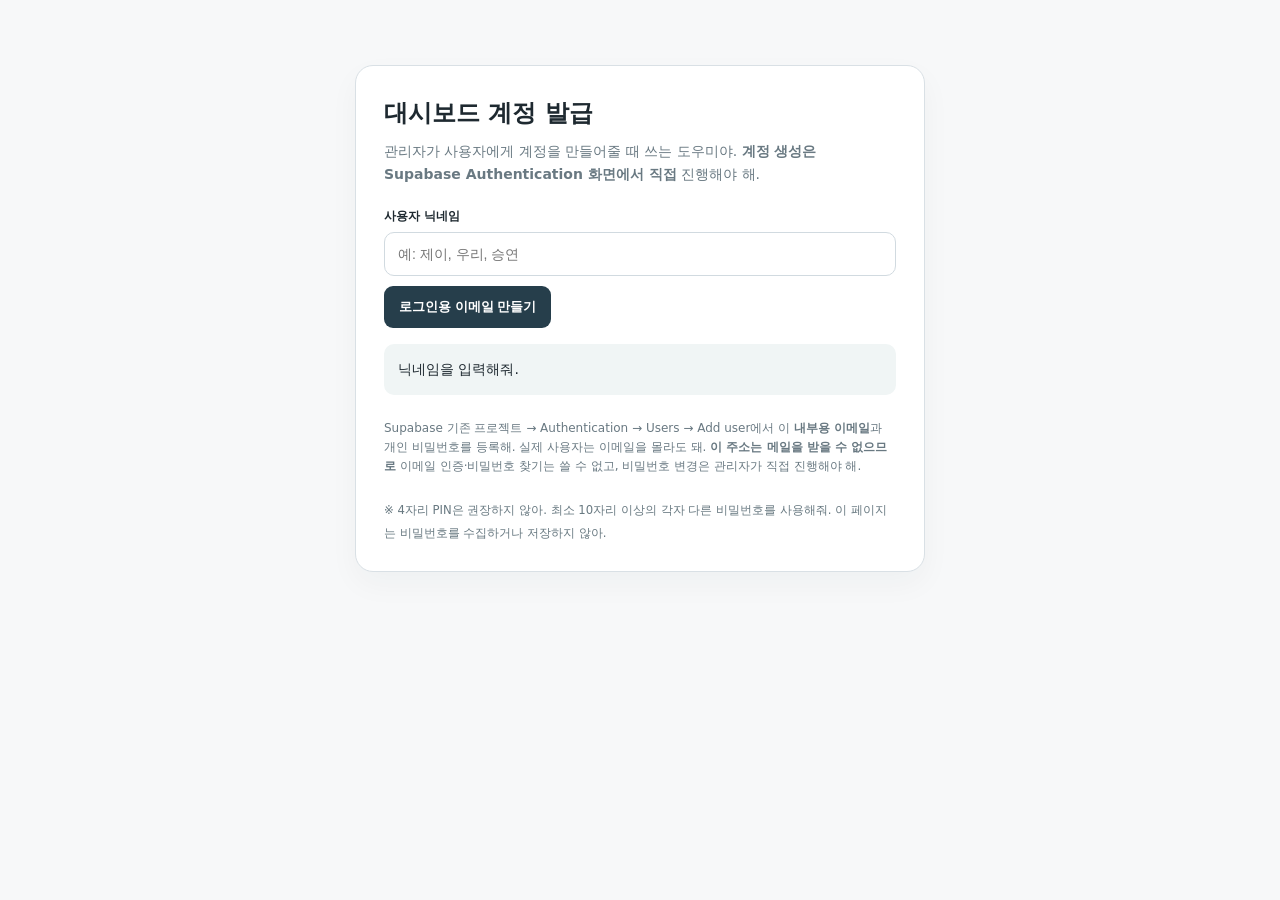
<file: account-helper.html>
<!doctype html><html lang="ko"><head><meta charset="utf-8"><meta name="viewport" content="width=device-width,initial-scale=1"><title>계정 발급 도우미 · 일해라 절해라</title><style>
*{box-sizing:border-box}body{margin:0;background:#f7f8f9;color:#1e2930;font:14px/1.6 system-ui,'Noto Sans KR',sans-serif}.wrap{max-width:610px;margin:65px auto;padding:0 20px}.card{background:#fff;border:1px solid #d9e0e5;border-radius:18px;padding:28px;box-shadow:0 12px 30px rgba(20,40,50,.04)}h1{margin:0 0 8px;font-size:24px}p{color:#697982;margin:0 0 22px}label{display:block;font-weight:800;font-size:12px;margin-bottom:6px}input{width:100%;padding:13px;border:1px solid #d1dae0;border-radius:10px;font-size:14px}button{cursor:pointer;border:0;border-radius:9px;background:#263e4b;color:white;font-size:13px;font-weight:800;padding:12px 15px;margin-top:10px}button.ghost{background:#e9eff2;color:#304650}.result{margin:16px 0 0;padding:14px;border-radius:10px;background:#f0f5f5;overflow-wrap:anywhere}small{color:#687981}code{font-size:12px}a{color:#4c7280}</style></head><body>
<div class="wrap"><div class="card"><h1>대시보드 계정 발급</h1><p>관리자가 사용자에게 계정을 만들어줄 때 쓰는 도우미야. <b>계정 생성은 Supabase Authentication 화면에서 직접</b> 진행해야 해.</p><label for="nick">사용자 닉네임</label><input id="nick" placeholder="예: 제이, 우리, 승연" maxlength="30" autocomplete="off"><button id="make">로그인용 이메일 만들기</button><div class="result" id="result" role="status">닉네임을 입력해줘.</div><div id="copyButtons" hidden><button class="ghost" id="copy">로그인용 이메일 복사</button></div><p style="margin-top:24px;font-size:12px">Supabase 기존 프로젝트 → Authentication → Users → Add user에서 이 <b>내부용 이메일</b>과 개인 비밀번호를 등록해. 실제 사용자는 이메일을 몰라도 돼. <b>이 주소는 메일을 받을 수 없으므로</b> 이메일 인증·비밀번호 찾기는 쓸 수 없고, 비밀번호 변경은 관리자가 직접 진행해야 해.</p><small>※ 4자리 PIN은 권장하지 않아. 최소 10자리 이상의 각자 다른 비밀번호를 사용해줘. 이 페이지는 비밀번호를 수집하거나 저장하지 않아.</small></div></div>
<script src="dashboard-auth.js"></script><script>
let last='';const r=document.getElementById('result');
document.getElementById('make').onclick=async()=>{try{last=await JeiAuth.emailForNickname(document.getElementById('nick').value);r.innerHTML='<b>내부용 로그인 이메일</b><div><code>'+last+'</code></div>';document.getElementById('copyButtons').hidden=false}catch(e){r.textContent=e.message}};
document.getElementById('copy').onclick=async()=>{await navigator.clipboard.writeText(last);r.innerHTML='<b>복사했어!</b><div><code>'+last+'</code></div>'};
</script></body></html>
</file>
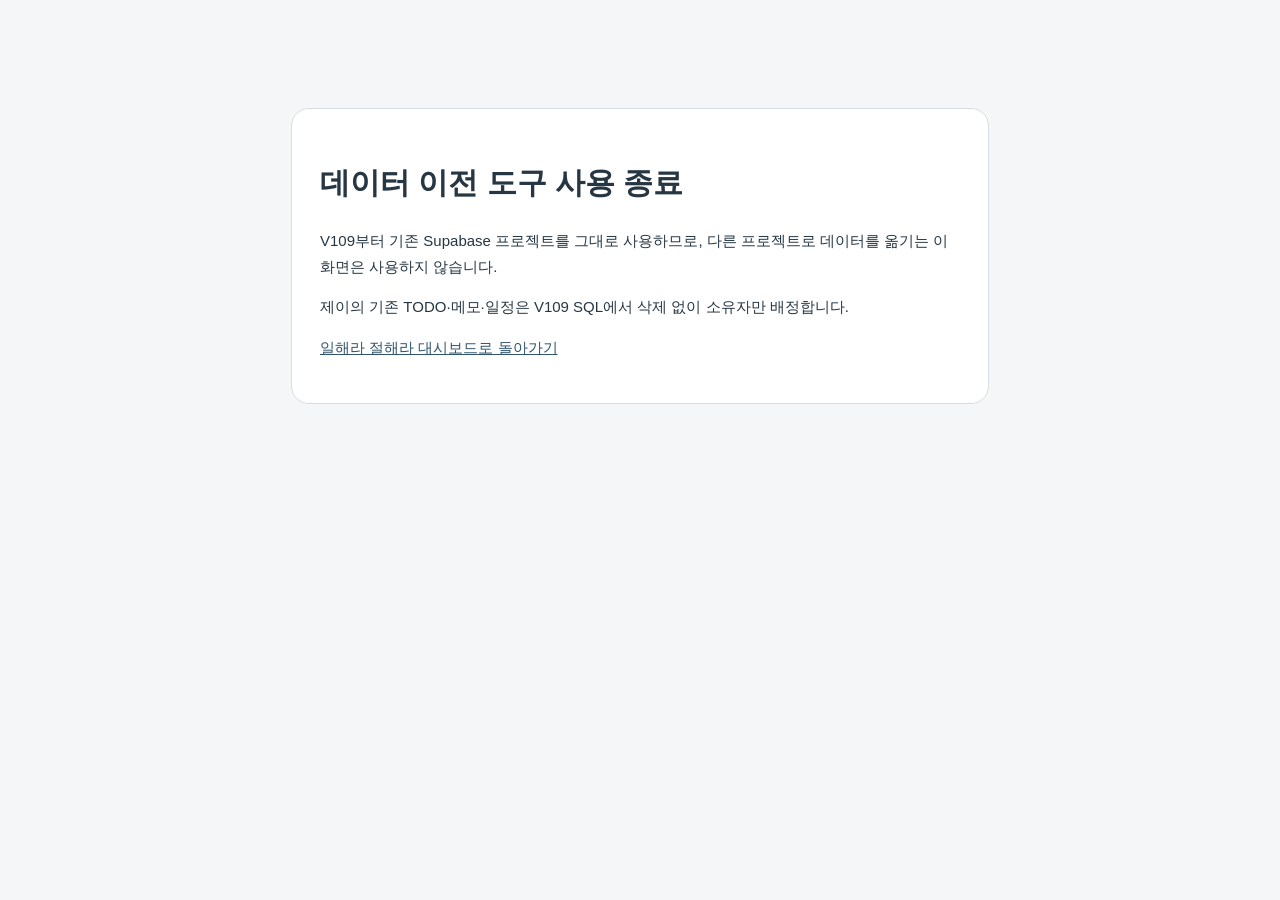
<file: legacy-migrate.html>
<!doctype html><html lang="ko"><head><meta charset="utf-8"><meta name="viewport" content="width=device-width,initial-scale=1"><title>데이터 이전 도구 사용 종료</title><style>body{font:15px/1.7 sans-serif;background:#f5f6f8;color:#263743}main{max-width:640px;margin:12vh auto;padding:28px;background:white;border-radius:18px;border:1px solid #d7dde4}a{color:#31556c}</style></head><body><main><h1>데이터 이전 도구 사용 종료</h1><p>V109부터 기존 Supabase 프로젝트를 그대로 사용하므로, 다른 프로젝트로 데이터를 옮기는 이 화면은 사용하지 않습니다.</p><p>제이의 기존 TODO·메모·일정은 V109 SQL에서 삭제 없이 소유자만 배정합니다.</p><p><a href="./">일해라 절해라 대시보드로 돌아가기</a></p></main></body></html>
</file>
